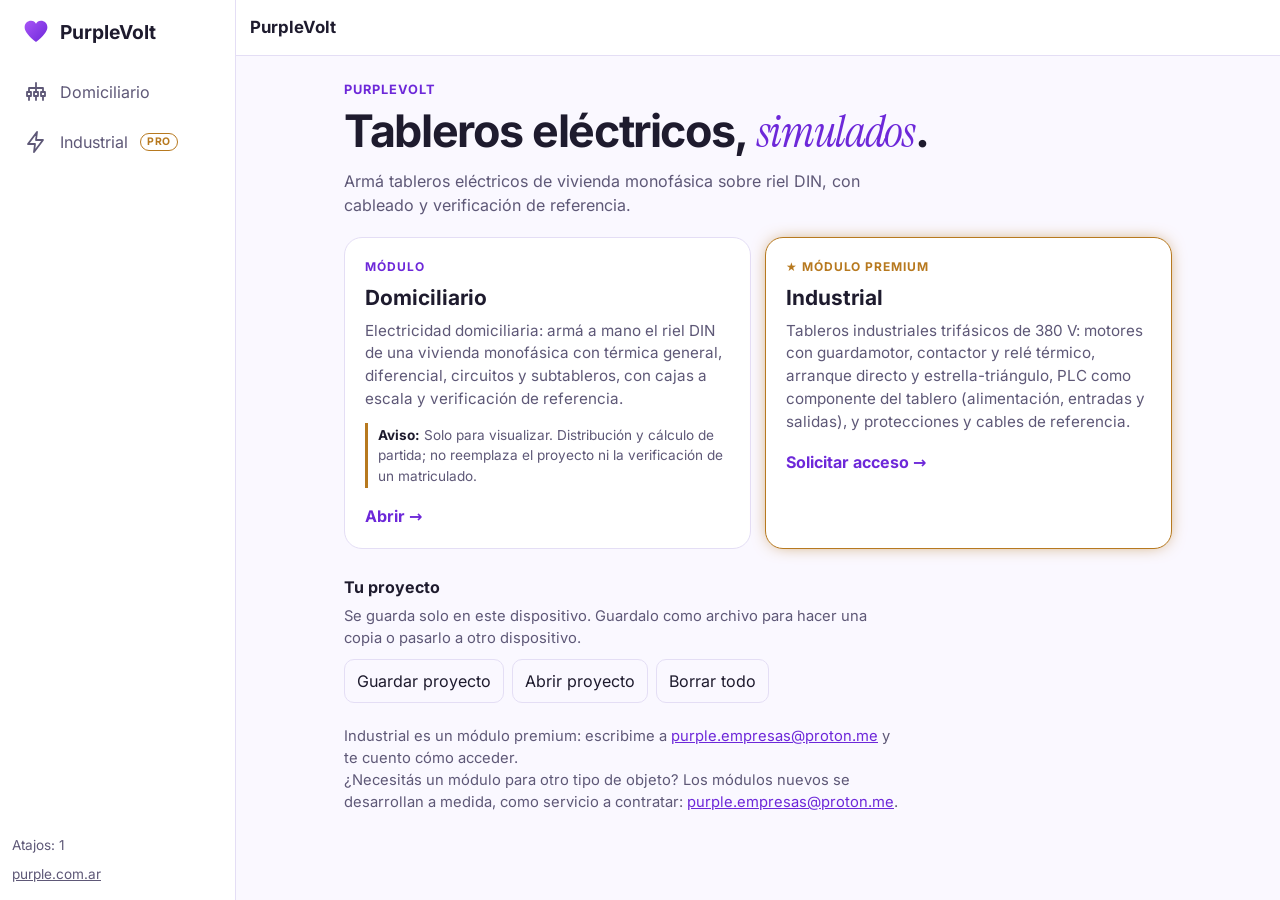
<file: index.html>
<!doctype html>
<html lang="es-AR"><head><meta charset="utf-8">
<meta name="viewport" content="width=device-width,initial-scale=1,viewport-fit=cover">
<title>PurpleVolt</title>
<meta name="description" content="PurpleVolt: simulador de tableros eléctricos con módulos.">
<meta name="theme-color" content="#6d28d9"><meta name="color-scheme" content="light dark">
<meta name="mobile-web-app-capable" content="yes"><meta name="apple-mobile-web-app-capable" content="yes"><meta name="apple-mobile-web-app-title" content="PurpleVolt">
<link rel="manifest" href="manifest.webmanifest"><link rel="icon" type="image/svg+xml" href="static/assets/purple.svg"><link rel="apple-touch-icon" href="static/assets/icon-192.png">
<link rel="stylesheet" href="static/css/style.css"><script src="static/js/volt.js"></script></head><body>
<svg class="defs" width="0" height="0" aria-hidden="true" focusable="false"><defs><linearGradient id="corazon" gradientUnits="userSpaceOnUse" x1="24" y1="28" x2="232" y2="220"><stop offset="0" stop-color="#a855f7"/><stop offset="1" stop-color="#6d28d9"/></linearGradient></defs></svg>
<header id="top"><svg class="lg" viewBox="0 0 256 256" aria-hidden="true" focusable="false"><path fill="url(#corazon)" d="M128 220 C 62 166, 24 124, 24 84 C 24 50, 50 26, 84 26 C 104 26, 119 37, 128 53 C 137 37, 152 26, 172 26 C 206 26, 232 50, 232 84 C 232 124, 194 166, 128 220 Z"/></svg><h1 id="tt">PurpleVolt</h1><button class="ib inst" hidden>Instalar</button></header>
<div id="main">
<section id="home" class="view on" aria-label="Inicio"><div class="hw">
<p class="ey">PurpleVolt</p><h2>Tableros eléctricos, <em>simulados</em>.</h2>
<p class="lead">Armá tableros eléctricos de vivienda monofásica sobre riel DIN, con cableado y verificación de referencia.</p>
<div class="cards" id="cards"></div>
<section class="pry" aria-labelledby="pt"><h3 id="pt">Tu proyecto</h3>
<p class="mas">Se guarda solo en este dispositivo. Guardalo como archivo para hacer una copia o pasarlo a otro dispositivo.</p>
<div class="acc"><button class="ib" id="pg">Guardar proyecto</button><button class="ib" id="pa">Abrir proyecto</button><button class="ib" id="pb">Borrar todo</button></div>
<input type="file" id="pf" accept=".json,application/json" hidden><p class="mas" id="pm" role="status" aria-live="polite"></p></section>
<p class="mas">Industrial es un módulo premium: escribime a <a href="mailto:purple.empresas@proton.me?subject=Acceso%20al%20m%C3%B3dulo%20Industrial%20(premium)%20-%20PurpleVolt">purple.empresas@proton.me</a> y te cuento cómo acceder.</p>
<p class="mas">¿Necesitás un módulo para otro tipo de objeto? Los módulos nuevos se desarrollan a medida, como servicio a contratar: <a href="mailto:purple.empresas@proton.me?subject=M%C3%B3dulo%20a%20medida%20-%20PurpleVolt">purple.empresas@proton.me</a>.</p>
</div></section>
</div>
<nav aria-label="Principal"><a class="brand" data-r="home" href="#home" aria-label="Inicio"><svg class="lg" viewBox="0 0 256 256" aria-hidden="true" focusable="false"><path fill="url(#corazon)" d="M128 220 C 62 166, 24 124, 24 84 C 24 50, 50 26, 84 26 C 104 26, 119 37, 128 53 C 137 37, 152 26, 172 26 C 206 26, 232 50, 232 84 C 232 124, 194 166, 128 220 Z"/></svg>PurpleVolt</a>
<span id="mods" style="display:contents"></span>
<div class="side"><button class="ib inst" hidden>Instalar app</button><span id="keys"></span><a href="https://purple.com.ar" target="_blank" rel="noopener">purple.com.ar</a></div></nav>
<script>
const $=s=>document.querySelector(s),T={home:'PurpleVolt'};let KEYS=[];
const esc=s=>String(s).replace(/[&<>"]/g,c=>({'&':'&amp;','<':'&lt;','>':'&gt;','"':'&quot;'}[c]));
function go(){let r=location.hash.slice(1);if(!T[r])r='home';
document.querySelectorAll('.it,.brand').forEach(a=>a.setAttribute('aria-current',a.dataset.r===r?'page':'false'));
for(const id of Object.keys(T)){const v=document.getElementById(id);if(!v)continue;if(id===r){if(v.dataset.src&&!v.getAttribute('src'))v.src=v.dataset.src;v.classList.add('on')}else v.classList.remove('on')}
$('#tt').textContent=T[r];document.title=(r==='home'?'':T[r]+' · ')+'PurpleVolt'}
addEventListener('hashchange',go);go();
fetch('static/js/modules/registry.json').then(r=>r.json()).then(ms=>{
const MAIL='purple.empresas@proton.me',mailto=m=>'mailto:'+MAIL+'?subject='+encodeURIComponent('Acceso al módulo '+m.name+' (premium) - PurpleVolt');
ms.forEach(m=>{const id=esc(m.id),nm=esc(m.name);
if(m.pago){const hr=esc(mailto(m)),ic=`<svg viewBox="0 0 24 24" aria-hidden="true"><path d="${esc(m.icon||'M4 4h16v16H4z')}"/></svg>`;
$('#mods').insertAdjacentHTML('beforeend',`<a class="it pg" href="${hr}" title="Módulo premium: solicitar acceso">${ic}${nm}<em class="pgt">PRO</em></a>`);
$('#cards').insertAdjacentHTML('beforeend',`<a class="card pago" href="${hr}"><small>★ Módulo premium</small><b>${nm}</b><span>${esc(m.description||'')}</span><i>Solicitar acceso →</i></a>`);return}
T[m.id]=m.name;
$('#mods').insertAdjacentHTML('beforeend',`<a class="it" data-r="${id}" href="#${id}"><svg viewBox="0 0 24 24"><path d="${esc(m.icon||'M4 4h16v16H4z')}"/></svg>${nm}</a>`);
$('#cards').insertAdjacentHTML('beforeend',`<a class="card" href="#${id}"><small>Módulo</small><b>${nm}</b><span>${esc(m.description||'')}</span>${m.aviso?`<em class="avm"><strong>Aviso:</strong> ${esc(m.aviso)}</em>`:''}<i>Abrir →</i></a>`);
const f=document.createElement('iframe');f.id=m.id;f.className='view';f.title=m.name;f.dataset.src='app.html?m='+encodeURIComponent(m.id);$('#main').appendChild(f)});
KEYS=ms.filter(m=>!m.pago).map(m=>m.id);$('#keys').textContent='Atajos: '+KEYS.map((k,i)=>i+1).join(' · ');go()
}).catch(()=>{$('#cards').textContent='No se pudo cargar la lista de módulos.'});
addEventListener('keydown',e=>{if(e.target.closest('input,select,textarea,dialog')||e.ctrlKey||e.metaKey||e.altKey)return;const m=KEYS[+e.key-1];if(m)location.hash=m});
const msg=t=>{$('#pm').textContent=t},vacio=m=>!m.comp.length&&!m.cables.length&&!m.circ.length;
$('#pg').onclick=()=>{if(vacio(Volt.store.get()))return msg('No hay nada para guardar todavía.');Volt.json('purplevolt-proyecto.json',Volt.store.get());msg('Proyecto guardado en un archivo.')};
$('#pa').onclick=()=>$('#pf').click();
$('#pf').onchange=async e=>{const f=e.target.files[0];e.target.value='';if(!f)return;
try{if(f.size>2e6)throw new Error('El archivo es demasiado grande.');const n=Volt.importar(await f.text());
if(!vacio(Volt.store.get())&&!confirm('Esto reemplaza el proyecto actual. ¿Seguir?'))return msg('No se abrió el archivo.');
Volt.store.set(m=>{m.comp=n.comp;m.cables=n.cables;m.circ=n.circ});msg('Proyecto abierto: '+n.comp.length+' componentes, '+n.cables.length+' cables y '+n.circ.length+' circuitos.')}
catch(x){msg('No se pudo abrir: '+x.message)}};
$('#pb').onclick=()=>{if(vacio(Volt.store.get()))return msg('Ya está vacío.');if(confirm('Se borran todos los circuitos, componentes y cables de este dispositivo. ¿Seguir?')){Volt.store.reset();msg('Proyecto borrado.')}};
let ip;addEventListener('beforeinstallprompt',e=>{e.preventDefault();ip=e;document.querySelectorAll('.inst').forEach(b=>b.hidden=false)});
document.querySelectorAll('.inst').forEach(b=>b.onclick=async()=>{if(!ip)return;ip.prompt();await ip.userChoice;ip=null;document.querySelectorAll('.inst').forEach(x=>x.hidden=true)});
if('serviceWorker'in navigator)addEventListener('load',()=>navigator.serviceWorker.register('sw.js').catch(()=>{}));
</script></body></html>
</file>
<file: static/css/style.css>
/* PurpleVolt · estilos (misma estructura que purple: static/css) */
@font-face{font-family:'Inter';font-style:normal;font-weight:400 800;font-display:swap;src:url('../fonts/inter-latin.woff2') format('woff2');unicode-range:U+0000-00FF,U+0131,U+0152-0153,U+02BB-02BC,U+02C6,U+02DA,U+02DC,U+2000-206F,U+20AC,U+2122,U+2191,U+2193,U+2212,U+2215,U+FEFF,U+FFFD}
@font-face{font-family:'Inter';font-style:normal;font-weight:400 800;font-display:swap;src:url('../fonts/inter-latin-ext.woff2') format('woff2');unicode-range:U+0100-02BA,U+02BD-02C5,U+02C7-02CC,U+02CE-02D7,U+02DD-02FF,U+1E00-1E9F,U+1EF2-1EFF,U+20A0-20AB,U+20AD-20C4,U+2C60-2C7F,U+A720-A7FF}
@font-face{font-family:'Instrument Serif';font-style:italic;font-weight:400;font-display:swap;src:url('../fonts/instrument-serif-italic-latin.woff2') format('woff2');unicode-range:U+0000-00FF,U+0131,U+0152-0153,U+2000-206F,U+20AC,U+2122}
:root{--bg:#faf8ff;--sf:#fff;--tx:#1e1b2e;--mut:#5e5877;--bd:#e4def5;--ac:#6d28d9;--acx:#fff;--soft:#f0eafd;--wr:#b7791f}
@media (prefers-color-scheme:dark){:root{--bg:#14111f;--sf:#1d1930;--tx:#efeaff;--mut:#a9a1c4;--bd:#332c4d;--ac:#a78bfa;--acx:#1a1230;--soft:#251f3d;--wr:#e8b04a}}
*{box-sizing:border-box;-webkit-tap-highlight-color:transparent}
html,body{height:100%;margin:0;overscroll-behavior:none}
body{display:grid;grid-template-rows:auto minmax(0,1fr) auto;grid-template-areas:"top" "main" "nav";background:var(--bg);color:var(--tx);font:16px/1.5 'Inter',system-ui,-apple-system,"Segoe UI",Roboto,sans-serif}
:focus-visible{outline:3px solid var(--ac);outline-offset:2px;border-radius:8px}
.lg{width:28px;height:28px;flex:none;display:block}
.defs{position:absolute;width:0;height:0;overflow:hidden}
#top{grid-area:top;display:flex;align-items:center;gap:10px;padding:env(safe-area-inset-top,0px) 12px 0 14px;min-height:calc(54px + env(safe-area-inset-top,0px));background:var(--sf);border-bottom:1px solid var(--bd)}
#top h1{font-size:1.05rem;margin:0;flex:1}
.ib{font:inherit;color:var(--tx);background:transparent;border:1px solid var(--bd);border-radius:10px;min-height:40px;padding:0 12px;cursor:pointer}
.ib:hover{border-color:var(--ac)}
#main{grid-area:main;position:relative;min-height:0}
.view{position:absolute;inset:0;display:none}.view.on{display:block}
iframe.view{width:100%;height:100%;border:0;background:var(--bg)}
#home{overflow:auto}
.hw{max-width:860px;margin:0 auto;padding:24px 16px 32px}
.ey{color:var(--ac);font-weight:700;font-size:.8rem;letter-spacing:.08em;text-transform:uppercase;margin:0 0 8px}
h2{font-size:clamp(1.8rem,6vw,2.8rem);line-height:1.1;letter-spacing:-.03em;margin:0 0 12px}
h2 em{color:var(--ac);font-family:'Instrument Serif',Georgia,serif;font-weight:400}
.lead{color:var(--mut);margin:0 0 20px;max-width:560px}
.cards{display:grid;gap:14px;grid-template-columns:repeat(auto-fit,minmax(260px,1fr));margin:0 0 20px}
.card{display:flex;flex-direction:column;gap:6px;text-decoration:none;color:var(--tx);background:var(--sf);border:1px solid var(--bd);border-radius:18px;padding:20px}
.card:hover{border-color:var(--ac)}
.card small{color:var(--ac);font-weight:700;font-size:.75rem;letter-spacing:.08em;text-transform:uppercase}.card b{font-size:1.3rem}.card span{color:var(--mut);font-size:.95rem}
.avm{display:block;font-style:normal;font-size:.85rem;color:var(--mut);border-left:3px solid var(--wr);padding:2px 0 2px 10px;margin-top:6px}.avm strong{color:var(--tx);font-weight:700}
.card i{margin-top:10px;font-style:normal;font-weight:700;color:var(--ac)}
.mas{color:var(--mut);font-size:.92rem;max-width:560px;margin:0}.mas a{color:var(--ac)}
nav{grid-area:nav;display:flex;background:var(--sf);border-top:1px solid var(--bd);padding-bottom:env(safe-area-inset-bottom,0px)}
.it{flex:1;display:flex;flex-direction:column;align-items:center;justify-content:center;gap:2px;min-height:58px;padding:6px 4px;font-size:.75rem;color:var(--mut);text-decoration:none}
.it[aria-current=page]{color:var(--ac);font-weight:700}
.it svg{width:24px;height:24px;fill:none;stroke:currentColor;stroke-width:1.8;stroke-linecap:round;stroke-linejoin:round}
.side{display:none}
.brand{flex:1;display:flex;flex-direction:column;align-items:center;justify-content:center;gap:2px;min-height:58px;padding:6px 4px;font-size:.75rem;color:var(--mut);text-decoration:none}
.brand[aria-current=page]{color:var(--ac);font-weight:700}
@media (min-width:820px){
body{grid-template-columns:236px minmax(0,1fr);grid-template-rows:auto minmax(0,1fr);grid-template-areas:"nav top" "nav main"}
#top{padding-top:0;min-height:56px}#top .lg{display:none}
nav{flex-direction:column;gap:4px;border-top:0;border-right:1px solid var(--bd);padding:16px 12px}
.brand{flex:none;flex-direction:row;justify-content:flex-start;gap:10px;font-weight:800;font-size:1.2rem;min-height:0;padding:2px 10px 18px;color:var(--tx)}
.brand[aria-current=page]{color:var(--tx)}
.it{flex:none;flex-direction:row;justify-content:flex-start;gap:12px;font-size:1rem;padding:0 12px;min-height:46px;border-radius:12px}
.it:hover,.it[aria-current=page]{background:var(--soft)}
.side{display:flex;flex-direction:column;gap:8px;margin-top:auto;font-size:.85rem;color:var(--mut)}
.side a{color:var(--mut)}
}
/* === Sensación de app nativa: sin barras de scroll, sin selección de texto ni rebote === */
*{scrollbar-width:none}*::-webkit-scrollbar{display:none}
html,body{overflow:hidden;overscroll-behavior:none;-webkit-text-size-adjust:100%;-webkit-font-smoothing:antialiased}
body{-webkit-user-select:none;user-select:none;-webkit-touch-callout:none;cursor:default;touch-action:manipulation}
input,textarea,select,pre{-webkit-user-select:text;user-select:text}
a,img,svg{-webkit-user-drag:none}
#home{overscroll-behavior:contain}
.ib,.it,.card{transition:opacity .12s,transform .12s,background .12s,border-color .12s}
.ib:active,.it:active,.card:active{opacity:.7;transform:scale(.98)}
.pry{margin:0 0 22px;padding-top:6px}.pry h3{font-size:1rem;margin:0 0 6px}.acc{display:flex;flex-wrap:wrap;gap:8px;margin:10px 0}.acc .ib{min-height:44px}
@media (max-width:819px){.hw{padding:16px 14px 20px}.cards{gap:10px;grid-template-columns:1fr 1fr}.card{padding:14px;border-radius:16px}.card b{font-size:1.1rem}.card span,.avm{display:none}.lead{margin-bottom:14px}}
/* módulo premium (mismo tratamiento que Purple3D) */
.card.pago{border:1.5px solid var(--wr);box-shadow:0 0 18px -6px var(--wr)}
.card.pago:hover{border-color:var(--ac)}
.card.pago small{color:var(--wr)}
.pgt{font-style:normal;font-size:.65rem;font-weight:700;letter-spacing:.06em;text-transform:uppercase;color:var(--wr);border:1px solid var(--wr);border-radius:999px;padding:0 6px;line-height:1.5}
.it svg{flex:none}
</file>
